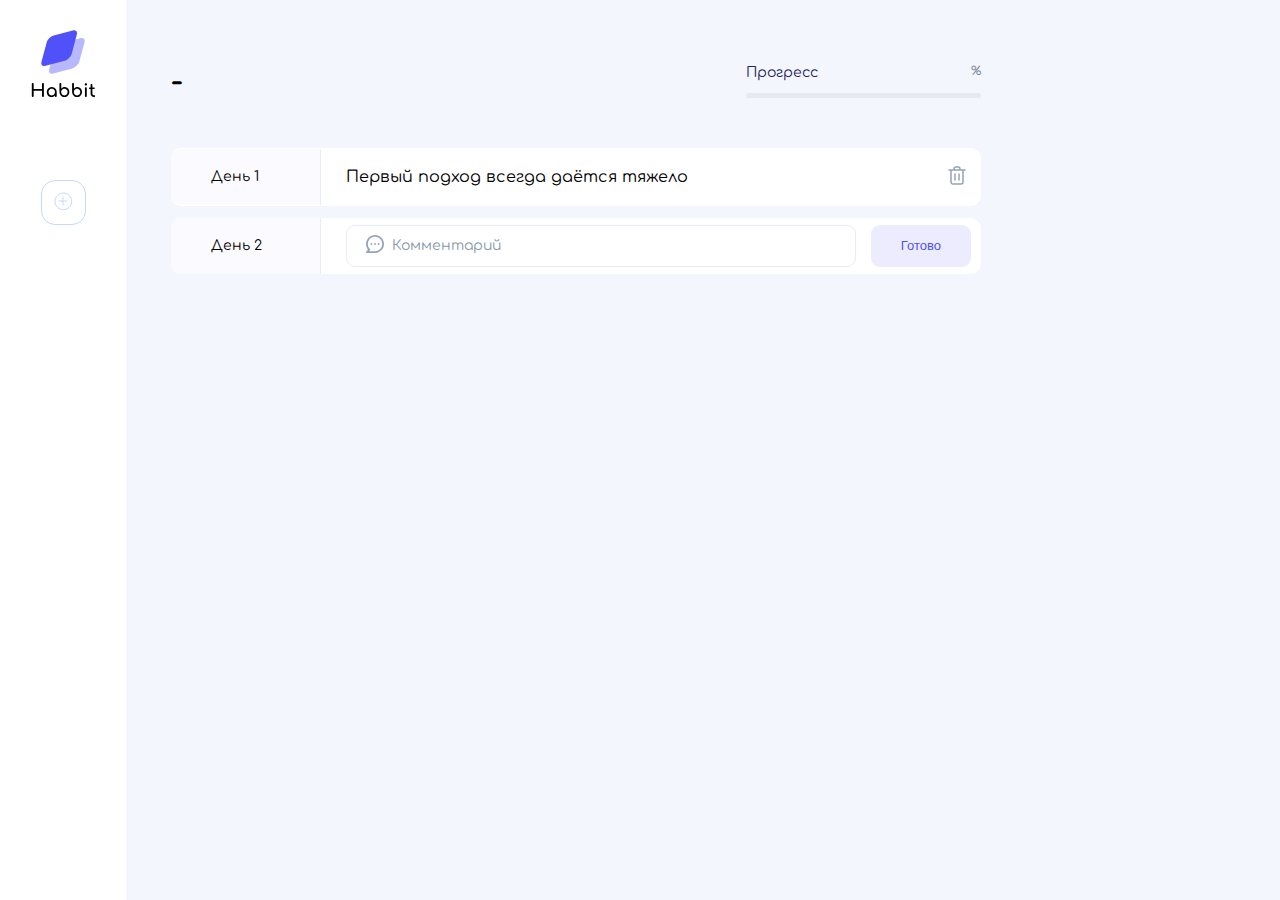
<file: index.html>
<!DOCTYPE html>
<html lang="en">
  <head>
    <meta charset="UTF-8" />
    <meta http-equiv="X-UA-Compatible" content="IE=edge" />
    <meta name="viewport" content="width=device-width, initial-scale=1.0" />
    <title>Habbit App</title>
    <link rel="preconnect" href="https://fonts.googleapis.com" />
    <link rel="preconnect" href="https://fonts.gstatic.com" crossorigin />
    <link
      href="https://fonts.googleapis.com/css2?family=Comfortaa:wght@400;600&display=swap"
      rel="stylesheet"
    />
    <link rel="stylesheet" href="./styles/main.css" />
  </head>
  <body>
    <div class="app">
      <div class="panel">
        <img class="logo" src="./images/logo.svg" alt="Логотип Habbit App" />
        <nav class="menu">
          <div class="menu__list"></div>
          <button class="menu__add">
            <img src="./images/add.svg" alt="Добавить привычку" />
          </button>
        </nav>
      </div>
      <div class="content">
        <header>
          <h1 class="h1">-</h1>
          <div class="progress">
            <div class="progress__text">
              <div class="progress__name">Прогресс</div>
              <div class="progress__percent">%</div>
            </div>
            <div class="progress__bar">
              <div class="progress__cover-bar"></div>
            </div>
          </div>
        </header>
        <main>
          <div>
            <div class="habbit">
              <div class="habbit__day">День 1</div>
              <div class="habbit__comment">
                Первый подход всегда даётся тяжело
              </div>
              <button class="habbit__delete">
                <img src="./images/delete.svg" alt="Удалить день 1" />
              </button>
            </div>
          </div>
          <div class="habbit">
            <div class="habbit__day">День 2</div>
            <form class="habbit__form">
              <input class="input_icon" type="text" placeholder="Комментарий" />
              <img
                class="input__icon"
                src="./images/comment.svg"
                alt="Иконка комментария"
              />
              <button class="button">Готово</button>
            </form>
          </div>
        </main>
      </div>
    </div>
    <script src="./scripts/app.js"></script>
  </body>
</html>
</file>
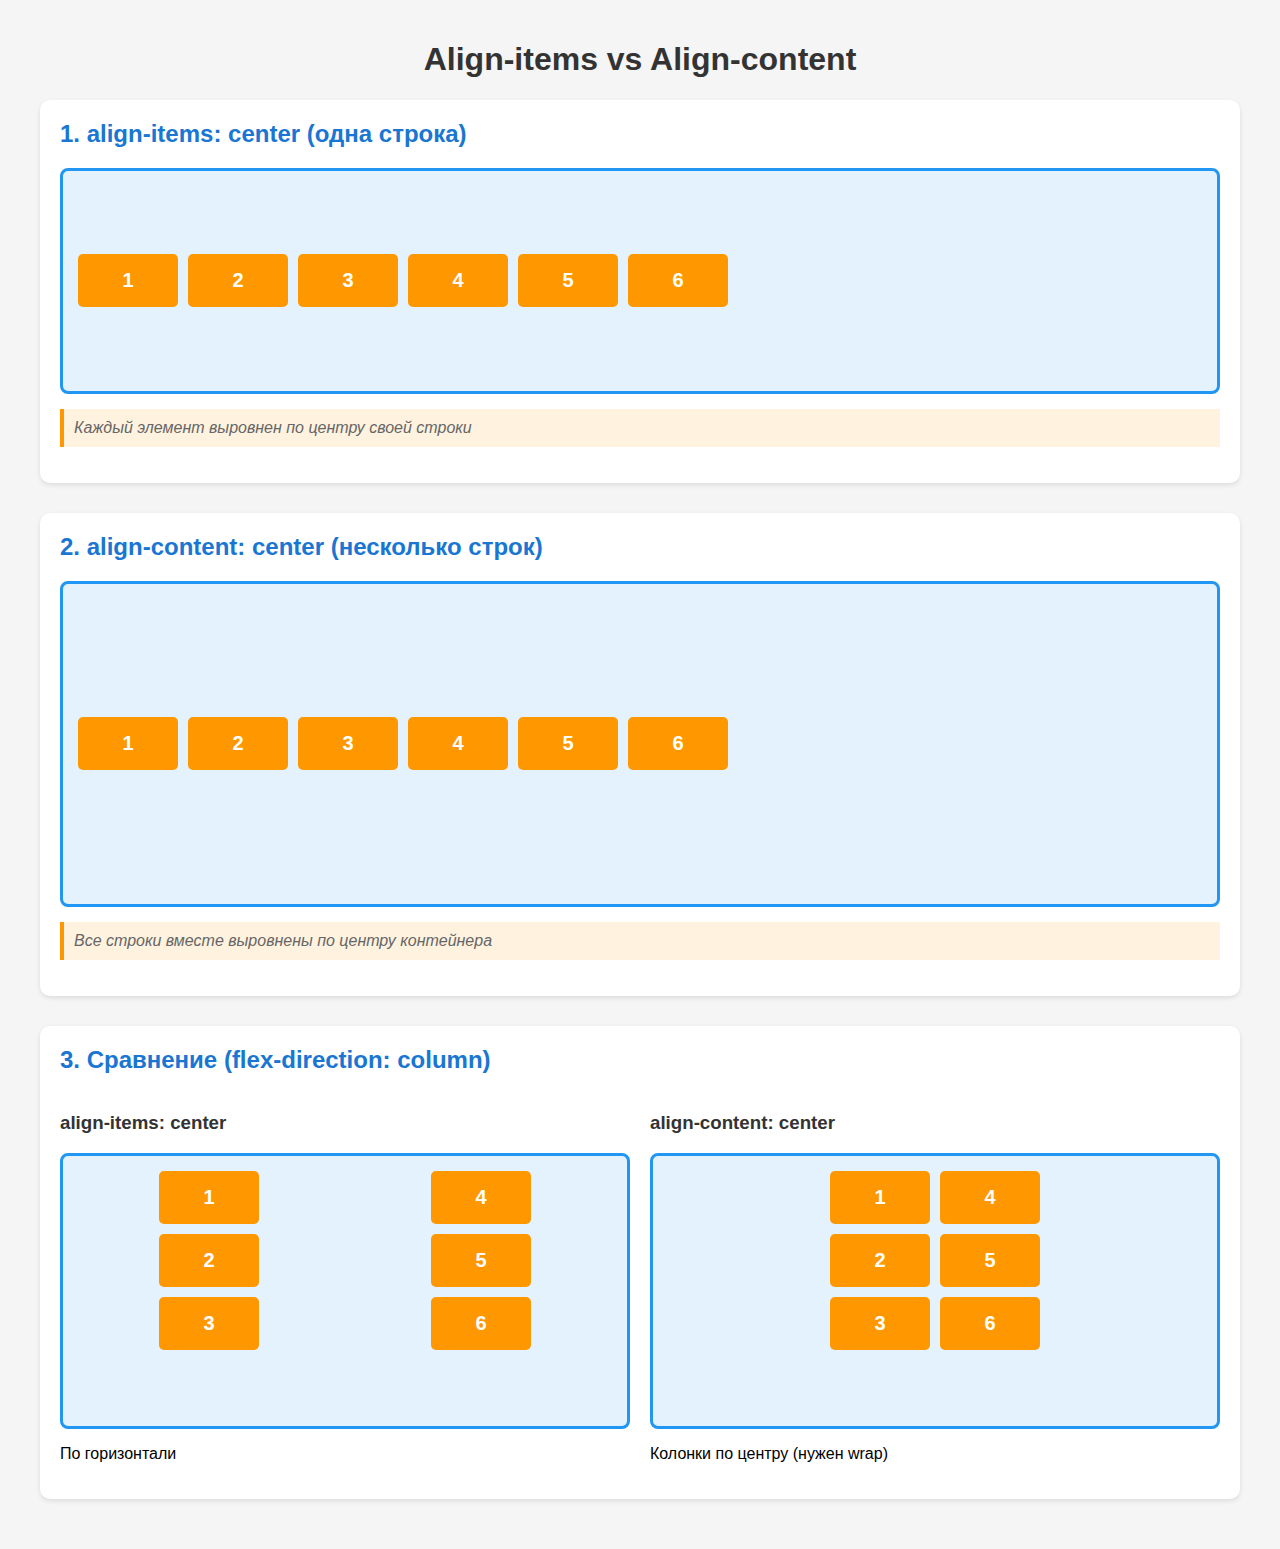
<file: test.html>
<!DOCTYPE html>
<html lang="ru">
<head>
    <meta charset="UTF-8">
    <meta name="viewport" content="width=device-width, initial-scale=1.0">
    <title>Align-items vs Align-content</title>
    <link rel="stylesheet" href="./style.css">
</head>
<body>
    <h1>Align-items vs Align-content</h1>
    
    <div class="demo-section">
        <h2>1. align-items: center (одна строка)</h2>
        <div class="container container-1">
            <div class="item">1</div>
            <div class="item">2</div>
            <div class="item">3</div>
            <div class="item">4</div>
            <div class="item">5</div>
            <div class="item">6</div>
        </div>
        <p class="note">Каждый элемент выровнен по центру своей строки</p>
    </div>

    <div class="demo-section">
        <h2>2. align-content: center (несколько строк)</h2>
        <div class="container container-2">
            <div class="item">1</div>
            <div class="item">2</div>
            <div class="item">3</div>
            <div class="item">4</div>
            <div class="item">5</div>
            <div class="item">6</div>
        </div>
        <p class="note">Все строки вместе выровнены по центру контейнера</p>
    </div>

    <div class="demo-section">
        <h2>3. Сравнение (flex-direction: column)</h2>
        <div class="row">
            <div class="col">
                <h3>align-items: center</h3>
                <div class="container container-3 column">
                    <div class="item">1</div>
                    <div class="item">2</div>
                    <div class="item">3</div>
                    <div class="item">4</div>
                    <div class="item">5</div>
                    <div class="item">6</div>
                </div>
                <p>По горизонтали</p>
            </div>
            <div class="col">
                <h3>align-content: center</h3>
                <div class="container container-4 column wrap">
                    <div class="item">1</div>
                    <div class="item">2</div>
                    <div class="item">3</div>
                    <div class="item">4</div>
                    <div class="item">5</div>
                    <div class="item">6</div>
                </div>
                <p>Колонки по центру (нужен wrap)</p>
            </div>
        </div>
    </div>
</body>
</html>
</file>
<file: styles/main.css>
* {
	box-sizing: border-box;
}

body {
	font-family: 'Comfortaa', cursive;
	margin: 0;
	background-color: #F3F6FD;
	font-weight: 400;
}

.app {
	display: flex;
}

.logo {
	margin-bottom: 50px;
}

.panel {
	background: white;
	min-height: 100vh;
	padding: 30px;
}

.menu {
	display: flex;
	flex-direction: column;
	gap: 25px;
	align-items: center;
}

.menu__list {
	display: flex;
	flex-direction: column;
	gap: 25px;
	align-items: center;
}

.menu__item {
	background: #FFFFFF;
	box-shadow: 0px 8px 14px rgba(62, 107, 224, 0.12);
	border-radius: 14px;
	border: none;
	height: 45px;
	width: 45px;
	cursor: pointer;
}

.menu__item:hover {
	background: #6A6AFB;
}

.menu__item:hover img {
	filter: brightness(0) invert(1);
}

.menu__item_active {
	background: #5051F9;
}

.menu__item_active img {
	filter: brightness(0) invert(1);
}

.menu__add {
	background: none;
	border: 1px solid #CAD5FF;
	border-radius: 14px;
	height: 45px;
	width: 45px;
	cursor: pointer;
}

.menu__add:hover {
	background: #EFF2FF;
}

.content {
	min-width: 900px;
	padding: 45px;
}

header {
	display: flex;
	justify-content: space-between;
	align-items: center;

}

h1 {
	font-size: 30px;
	line-height: 33px;
	color: #000000;
}

.progress {
	display: flex;
	flex-direction: column;
	gap: 12px;
	min-width: 235px;
}

.progress__text {
	display: flex;
	justify-content: space-between;
}

.progress__name {
	font-size: 14px;
	line-height: 16px;
	color: #232360;
}

.progress__percent {
	font-size: 12px;
	line-height: 13px;
	color: #768396;
}

.progress__bar {
	width: 100%;
	background: #E6E9ED;
	border-radius: 4px;
	height: 5px;
	position: relative;
}

/* .progress__cover-bar {
	position: absolute;
	transition: all 1s;
	width: 50%;
	height: 5px;
	border-radius: 4px;
	background: #5051F9;
} */

.progress__cover-bar {
	position: absolute;
	transition: all 1s;
	width: var(--progress-width, 0%); /* 0% - значение по умолчанию */
	height: 5px;
	border-radius: 4px;
	background: #5051F9;
}

main {
	margin-top: 30px;
}

.habbit {
	background: #FFFFFF;
	border-radius: 10px;
	display: flex;
	align-items: center;
	margin-bottom: 12px;
}

.habbit__day {
	background: #FBFAFF;
	border-radius: 10px 0 0 10px;
	border-right: 1px solid #E7EBFB;
	font-size: 14px;
	line-height: 16px;
	padding: 20px 40px;
	min-width: 150px;
}

.habbit__comment {
	font-size: 16px;
	line-height: 18px;
	padding: 20px 25px;
}

.habbit__delete {
	margin-left: auto;
	margin-right: 10px;
	background: none;
	border: none;
	cursor: pointer;
	border-radius: 5px;
	padding: 2px;
}

.habbit__delete:hover {
	background: #EFF2FF;
}

input {
	background: #FFFFFF;
	border: 1px solid #E7EBFB;
	border-radius: 9px;
	padding: 12px 20px;
	font-family: 'Comfortaa', cursive;
	flex: 1;
	font-weight: 400;
	font-size: 14px;
	line-height: 16px;
}

input::placeholder {
	color: #8899A8;
}

input.error {
	border: 1px solid red;
}

.habbit__form {
	display: flex;
	gap: 15px;
	width: 100%;
	padding: 0px 10px 0 25px ;
	position: relative;
}

.input_icon {
	padding-left: 45px;
}

.input__icon {
	position: absolute;
	top: 10px;
	left: 45px;
}

.button {
	background: #EDECFE;
	border-radius: 9px;
	border: none;
	font-size: 13px;
	line-height: 14px;
	color: #5051F9;
	padding: 14px 30px;
	cursor: pointer;
}

.button:hover {
	background: #dcdaff;
}

/*popup*/
.cover {
	position: fixed;
	left: 0;
	right: 0;
	bottom: 0;
	top: 0;
	background: rgba(0, 0, 0, 0.25);
	display: flex;
	align-items: center;
	justify-content: center;
}

.cover_hidden {
	display: none;
}

.popup {
	background: #FFFFFF;
	box-shadow: 0px 8px 14px 12px rgba(56, 56, 56, 0.05);
	border-radius: 10px;
	max-width: 600px;
	width: 100%;
	padding: 20px;
	position: relative;
	display: flex;
	flex-direction: column;
	align-items: center;
}

.popup__close {
	position: absolute;
	right: 15px;
	top: 15px;
	border: none;
	background: none;
	cursor: pointer;
}

h2 {
	font-weight: 400;
	font-size: 24px;
	line-height: 27px;
}

.icon-label {
	font-size: 14px;
	line-height: 16px;
	color: #768396;
	margin-bottom: 10px;
}

.icon-select {
	display: flex;
	gap: 25px;
	margin-bottom: 20px;
}

.icon {
	border: 1px solid #5051F9;
	border-radius: 14px;
	background: white;
	display: flex;
	align-items: center;
	justify-content: center;
	width: 45px;
	height: 45px;
	cursor: pointer;
}

.icon_active {
	background: #5051F9;
}

.icon:hover {
	background: #6A6AFB;
}

.icon:hover img {
	filter: brightness(0) invert(1);
}

.icon_active img {
	filter: brightness(0) invert(1);
}

.popup__form {
	width: 100%;
	display: flex;
	flex-direction: column;
	align-items: center;
	gap: 15px;
}

.popup__form input {
	width: 100%;
}
</file>
<file: style.css>
/* Базовые стили */
body {
    font-family: Arial, sans-serif;
    max-width: 1200px;
    margin: 0 auto;
    padding: 20px;
    background: #f5f5f5;
}

h1 {
    color: #333;
    text-align: center;
}

.demo-section {
    background: white;
    padding: 20px;
    margin-bottom: 30px;
    border-radius: 10px;
    box-shadow: 0 2px 5px rgba(0,0,0,0.1);
}

.container {
    background: #e3f2fd;
    border: 3px solid #2196f3;
    border-radius: 8px;
    min-height: 200px;
    padding: 10px;
    
    /* Flexbox */
    display: flex;
    flex-wrap: wrap;  /* По умолчанию */
}

.item {
    background: #ff9800;
    color: white;
    padding: 15px 25px;
    margin: 5px;
    border-radius: 5px;
    font-size: 20px;
    font-weight: bold;
    text-align: center;
    min-width: 50px;
}

/* ===== ПРИМЕР 1: align-items ===== */
.container-1 {
    align-items: center;  /* Элементы по центру ВЕРТИКАЛЬНО */
    height: 200px;
}

/* ===== ПРИМЕР 2: align-content ===== */
.container-2 {
    align-content: center;  /* Строки по центру ВЕРТИКАЛЬНО */
    height: 300px;
    flex-wrap: wrap;
}

/* ===== ПРИМЕР 3: column ===== */
.column {
    flex-direction: column;
    height: 250px;
}

.container-3 {
    align-items: center;  /* ПО ГОРИЗОНТАЛИ (в column) */
}

.container-4 {
    align-content: center;  /* КОЛОНКИ по горизонтали */
    flex-wrap: wrap;
}

/* Вспомогательные стили */
.row {
    display: flex;
    gap: 20px;
}

.col {
    flex: 1;
}

.note {
    color: #666;
    font-style: italic;
    margin-top: 15px;
    padding: 10px;
    background: #fff3e0;
    border-left: 4px solid #ff9800;
}

h2 {
    color: #1976d2;
    margin-top: 0;
}

h3 {
    color: #333;
}
</file>
